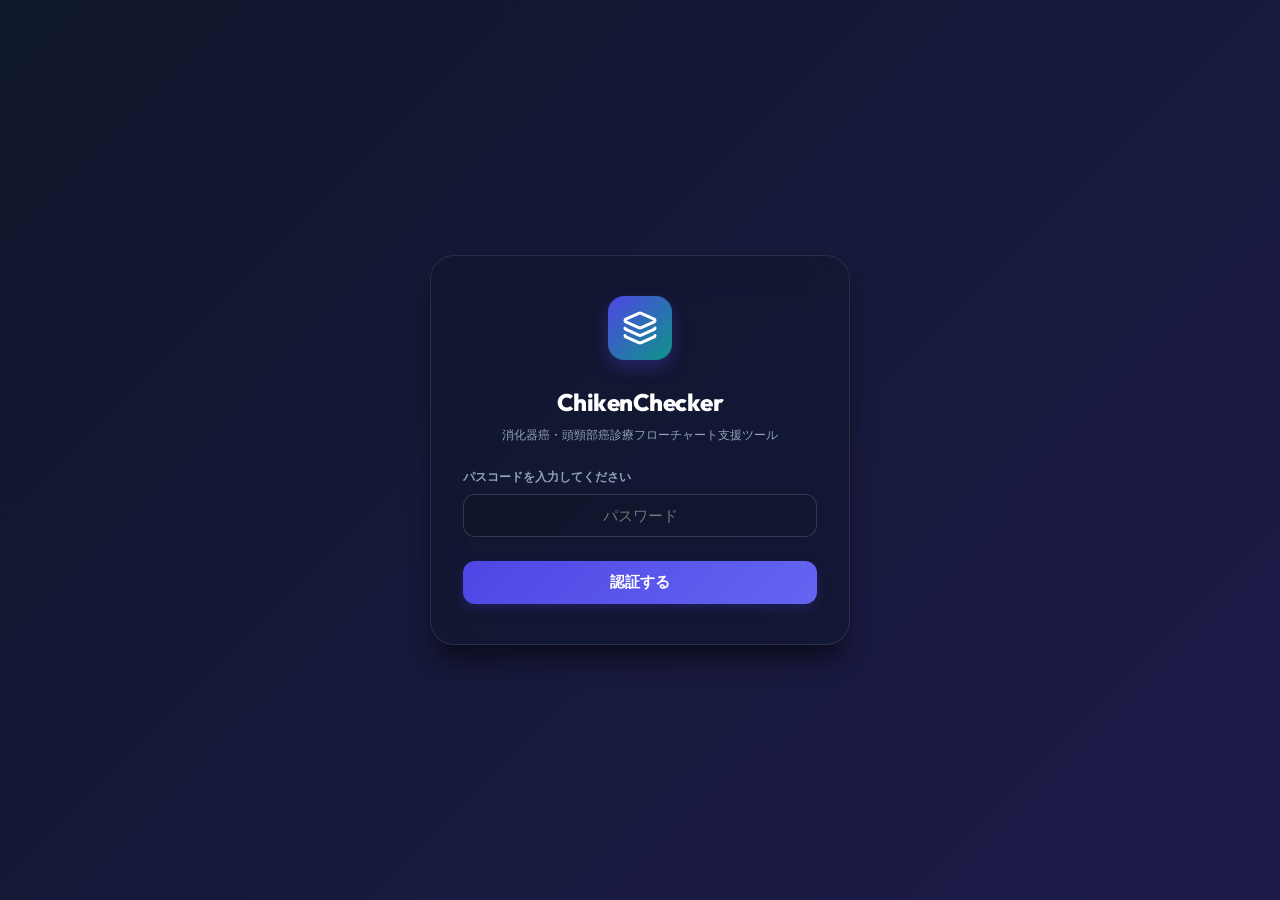
<file: index.html>
<!doctype html>
<html lang="ja">
  <head>
    <meta charset="UTF-8" />
    <link rel="icon" type="image/svg+xml" href="./favicon.svg" />
    <link rel="manifest" href="./manifest.json" />
    <meta name="viewport" content="width=device-width, initial-scale=1.0" />
    <meta name="theme-color" content="#4f46e5" />
    <meta name="description" content="医局の消化器癌診療フローチャートに基づく、オフライン動作可能な治験適格性スクリーニング支援ツール" />
    <title>ChikenChecker - 治験候補スクリーニング支援</title>
    <script type="module" crossorigin src="./assets/index-Dh7RB3B9.js"></script>
    <link rel="stylesheet" crossorigin href="./assets/index-BYOMjtut.css">
  </head>
  <body>
    <div id="root"></div>
  </body>
</html>
</file>
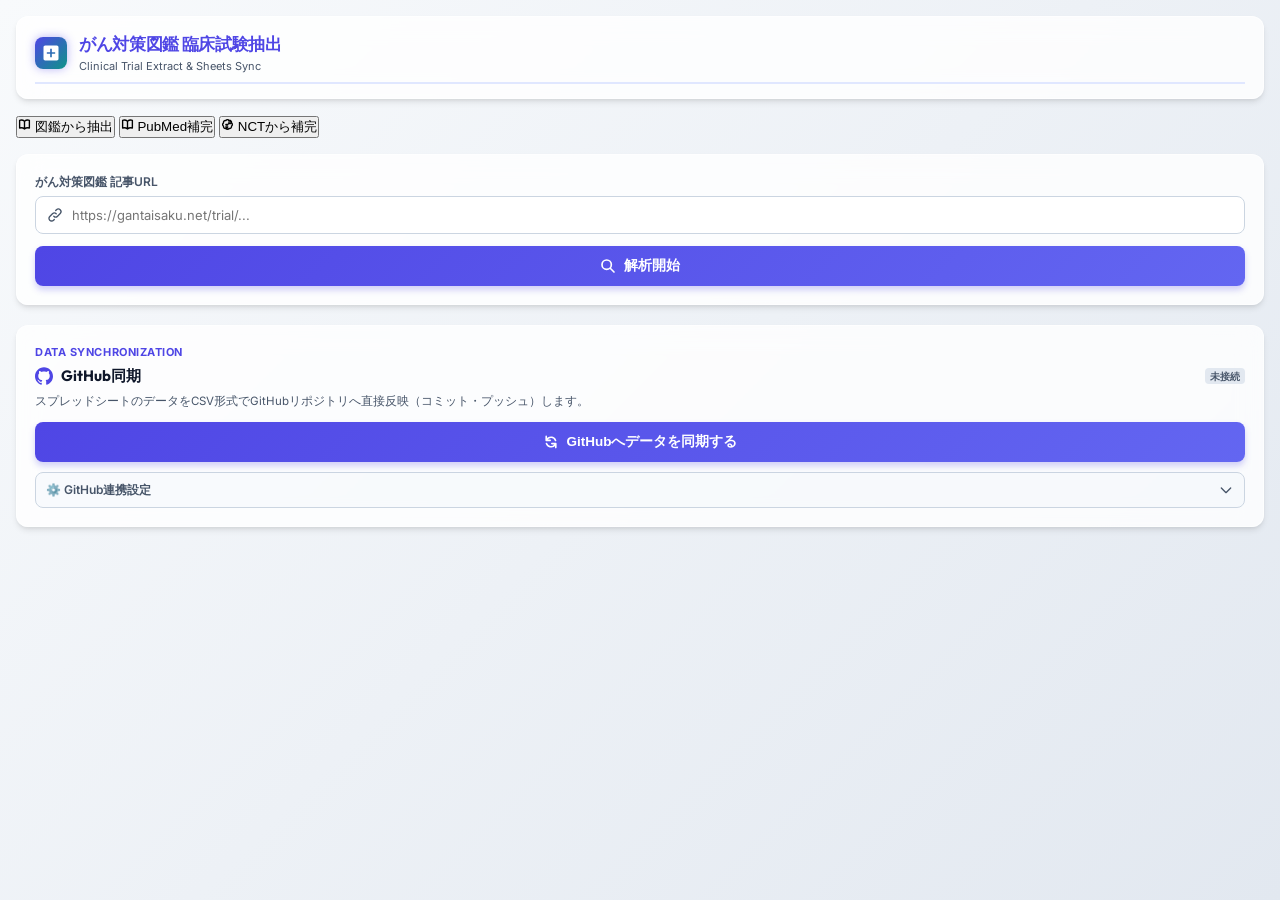
<file: Sidebar.html>
<!DOCTYPE html>
<html lang="ja">
<head>
  <meta charset="UTF-8">
  <meta name="viewport" content="width=device-width, initial-scale=1.0">
  <title>がん対策図鑑 臨床試験抽出</title>
  <!-- Google Fonts: Inter & Outfit -->
  <link rel="preconnect" href="https://fonts.googleapis.com">
  <link rel="preconnect" href="https://fonts.gstatic.com" crossorigin>
  <link href="https://fonts.googleapis.com/css2?family=Inter:wght@300;400;500;600;700&family=Outfit:wght@400;600;700&display=swap" rel="stylesheet">
  
  <style>
    /* CSS Variables & Theme System */
    :root {
      --primary: #4f46e5;
      --primary-hover: #4338ca;
      --primary-light: #e0e7ff;
      --secondary: #0d9488;
      --secondary-hover: #0f766e;
      --secondary-light: #ccfbf1;
      --bg-gradient: linear-gradient(135deg, #f8fafc 0%, #e2e8f0 100%);
      --panel-bg: rgba(255, 255, 255, 0.8);
      --panel-border: rgba(255, 255, 255, 0.6);
      --text-main: #0f172a;
      --text-muted: #475569;
      --text-white: #ffffff;
      --border-color: #cbd5e1;
      --success: #10b981;
      --error: #ef4444;
      --shadow-sm: 0 1px 2px 0 rgba(0, 0, 0, 0.05);
      --shadow-md: 0 4px 6px -1px rgba(0, 0, 0, 0.1), 0 2px 4px -1px rgba(0, 0, 0, 0.06);
      --shadow-lg: 0 10px 15px -3px rgba(0, 0, 0, 0.1), 0 4px 6px -2px rgba(0, 0, 0, 0.05);
      --radius: 12px;
      --transition: all 0.25s cubic-bezier(0.4, 0, 0.2, 1);
    }

    /* Reset and Base Styles */
    * {
      box-sizing: border-box;
      margin: 0;
      padding: 0;
    }

    body {
      font-family: 'Inter', -apple-system, BlinkMacSystemFont, "Segoe UI", Roboto, sans-serif;
      background: var(--bg-gradient);
      color: var(--text-main);
      min-height: 100vh;
      display: flex;
      flex-direction: column;
      font-size: 14px;
      line-height: 1.5;
      padding: 16px;
      overflow-x: hidden;
    }

    h1, h2, h3 {
      font-family: 'Outfit', sans-serif;
      font-weight: 700;
    }

    /* Container & Layout */
    .app-container {
      display: flex;
      flex-direction: column;
      gap: 16px;
      width: 100%;
    }

    /* Glassmorphism Cards */
    .card {
      background: var(--panel-bg);
      backdrop-filter: blur(12px);
      -webkit-backdrop-filter: blur(12px);
      border: 1px solid var(--panel-border);
      border-radius: var(--radius);
      padding: 18px;
      box-shadow: var(--shadow-md);
      transition: var(--transition);
    }

    .card:hover {
      box-shadow: var(--shadow-lg);
      transform: translateY(-2px);
    }

    /* Header Styling */
    .header {
      display: flex;
      align-items: center;
      gap: 12px;
      padding-bottom: 8px;
      border-bottom: 2px solid var(--primary-light);
    }

    .header-logo {
      width: 32px;
      height: 32px;
      background: linear-gradient(135deg, var(--primary) 0%, var(--secondary) 100%);
      border-radius: 8px;
      display: flex;
      align-items: center;
      justify-content: center;
      color: var(--text-white);
      box-shadow: 0 0 10px rgba(79, 70, 229, 0.4);
    }

    .header h1 {
      font-size: 17px;
      color: var(--primary);
      letter-spacing: -0.02em;
    }

    .header p {
      font-size: 11px;
      color: var(--text-muted);
      margin-top: 1px;
    }

    /* Form Fields */
    .form-group {
      margin-bottom: 14px;
      display: flex;
      flex-direction: column;
      gap: 5px;
    }

    .form-group label {
      font-weight: 600;
      color: var(--text-muted);
      font-size: 12px;
    }

    .input-wrapper {
      position: relative;
      display: flex;
      align-items: center;
    }

    .input-wrapper svg {
      position: absolute;
      left: 12px;
      color: var(--text-muted);
      width: 16px;
      height: 16px;
      pointer-events: none;
    }

    .form-control {
      width: 100%;
      padding: 10px 12px;
      border: 1px solid var(--border-color);
      border-radius: 8px;
      background-color: rgba(255, 255, 255, 0.9);
      color: var(--text-main);
      font-size: 13px;
      font-family: inherit;
      transition: var(--transition);
      outline: none;
    }

    .form-control:focus {
      border-color: var(--primary);
      box-shadow: 0 0 0 3px rgba(79, 70, 229, 0.25);
      background-color: #ffffff;
    }

    .form-control-with-icon {
      padding-left: 36px;
    }

    textarea.form-control {
      resize: vertical;
      min-height: 80px;
    }

    /* Buttons */
    .btn {
      display: inline-flex;
      align-items: center;
      justify-content: center;
      gap: 8px;
      padding: 11px 16px;
      border: none;
      border-radius: 8px;
      font-weight: 600;
      font-size: 13.5px;
      cursor: pointer;
      transition: var(--transition);
      width: 100%;
      user-select: none;
    }

    .btn-primary {
      background: linear-gradient(135deg, var(--primary) 0%, #6366f1 100%);
      color: var(--text-white);
      box-shadow: 0 4px 6px rgba(79, 70, 229, 0.25);
    }

    .btn-primary:hover {
      background: linear-gradient(135deg, var(--primary-hover) 0%, #4f46e5 100%);
      transform: translateY(-1px);
      box-shadow: 0 6px 12px rgba(79, 70, 229, 0.35);
    }

    .btn-primary:active {
      transform: translateY(0);
    }

    .btn-secondary {
      background: linear-gradient(135deg, var(--secondary) 0%, #14b8a6 100%);
      color: var(--text-white);
      box-shadow: 0 4px 6px rgba(13, 148, 136, 0.25);
    }

    .btn-secondary:hover {
      background: linear-gradient(135deg, var(--secondary-hover) 0%, #0d9488 100%);
      transform: translateY(-1px);
      box-shadow: 0 6px 12px rgba(13, 148, 136, 0.35);
    }

    .btn:disabled {
      background: #e2e8f0 !important;
      color: #94a3b8 !important;
      box-shadow: none !important;
      cursor: not-allowed;
      transform: none !important;
    }

    /* Collapsible Preview Sections */
    .section-header {
      background: rgba(241, 245, 249, 0.6);
      border: 1px solid var(--border-color);
      border-radius: 8px;
      padding: 10px 12px;
      display: flex;
      align-items: center;
      justify-content: space-between;
      cursor: pointer;
      font-weight: 600;
      color: var(--text-muted);
      margin-top: 10px;
      transition: var(--transition);
      user-select: none;
    }

    .section-header:hover {
      background: rgba(241, 245, 249, 0.9);
      color: var(--primary);
    }

    .section-content {
      padding: 12px 6px 4px 6px;
      display: none;
      flex-direction: column;
    }

    .section-content.active {
      display: flex;
    }

    .chevron-icon {
      width: 16px;
      height: 16px;
      transition: transform 0.3s ease;
    }

    .section-header.active .chevron-icon {
      transform: rotate(180deg);
    }

    /* Loading Overlay */
    .loader-container {
      display: none;
      flex-direction: column;
      align-items: center;
      justify-content: center;
      padding: 30px 10px;
      gap: 16px;
    }

    .spinner {
      width: 44px;
      height: 44px;
      border: 4px solid var(--primary-light);
      border-top-color: var(--primary);
      border-radius: 50%;
      animation: spin 1s linear infinite;
      box-shadow: 0 0 10px rgba(79, 70, 229, 0.15);
    }

    .loader-text {
      font-family: 'Outfit', sans-serif;
      font-weight: 600;
      color: var(--primary);
      animation: pulse 1.5s infinite ease-in-out;
      text-align: center;
    }

    /* Alerts and Toasts */
    .alert {
      padding: 12px 14px;
      border-radius: 8px;
      margin-bottom: 12px;
      display: none;
      align-items: flex-start;
      gap: 10px;
      font-size: 13px;
      animation: slideDown 0.3s ease-out;
      box-shadow: var(--shadow-sm);
    }

    .alert-success {
      background-color: #ecfdf5;
      border: 1px solid #a7f3d0;
      color: #065f46;
    }

    .alert-error {
      background-color: #fef2f2;
      border: 1px solid #fecaca;
      color: #991b1b;
    }

    .alert-icon {
      width: 18px;
      height: 18px;
      flex-shrink: 0;
      margin-top: 1px;
    }

    /* Animation Definitions */
    @keyframes spin {
      to { transform: rotate(360deg); }
    }

    @keyframes pulse {
      0%, 100% { opacity: 0.6; }
      50% { opacity: 1; }
    }

    @keyframes slideDown {
      from { transform: translateY(-10px); opacity: 0; }
      to { transform: translateY(0); opacity: 1; }
    }

    /* Quick Action Chips */
    .quick-tags {
      display: flex;
      flex-wrap: wrap;
      gap: 6px;
      margin-top: 2px;
    }

    .chip {
      background-color: #f1f5f9;
      border: 1px solid #cbd5e1;
      padding: 3px 8px;
      border-radius: 12px;
      font-size: 11px;
      cursor: pointer;
      color: var(--text-muted);
      transition: var(--transition);
    }

    .chip:hover {
      background-color: var(--primary-light);
      border-color: var(--primary);
      color: var(--primary);
    }

    /* Preview Wrapper */
    #preview-container {
      display: none;
      animation: slideDown 0.4s ease-out;
    }

    .preview-header-meta {
      font-size: 11px;
      text-transform: uppercase;
      font-weight: 700;
      color: var(--secondary);
      letter-spacing: 0.05em;
      margin-bottom: 4px;
    }

    /* Candidates Card Styles */
    .candidate-card {
      background: var(--panel-bg);
      backdrop-filter: blur(12px);
      -webkit-backdrop-filter: blur(12px);
      border: 1px solid var(--panel-border);
      border-radius: var(--radius);
      margin-bottom: 12px;
      overflow: hidden;
      box-shadow: var(--shadow-sm);
      transition: var(--transition);
    }
    .candidate-card:hover {
      box-shadow: var(--shadow-md);
      border-color: rgba(79, 70, 229, 0.3);
    }
    .candidate-card-header {
      padding: 10px 14px;
      background: rgba(241, 245, 249, 0.5);
      display: flex;
      justify-content: space-between;
      align-items: center;
      cursor: pointer;
      border-bottom: 1px solid rgba(226, 232, 240, 0.6);
      user-select: none;
    }
    .candidate-endpoint-badge {
      font-family: 'Outfit', sans-serif;
      font-weight: 600;
      font-size: 11.5px;
      background: var(--primary-light);
      color: var(--primary);
      padding: 2px 7px;
      border-radius: 6px;
    }
    .confidence-badge {
      font-size: 10.5px;
      font-weight: 600;
      padding: 2px 6px;
      border-radius: 4px;
      text-transform: uppercase;
    }
    .confidence-high {
      background-color: #d1fae5;
      color: #065f46;
    }
    .confidence-medium {
      background-color: #fef3c7;
      color: #92400e;
    }
    .confidence-low {
      background-color: #fee2e2;
      color: #991b1b;
    }
    .source-text-block {
      padding: 10px 12px;
      background: rgba(241, 245, 249, 0.3);
      border-left: 3.5px solid var(--primary);
      font-size: 12px;
      color: var(--text-muted);
      line-height: 1.45;
      margin: 10px 10px 6px 10px;
      border-radius: 4px;
      word-break: break-all;
    }
    .candidate-form {
      padding: 6px 12px 12px 12px;
      display: flex;
      flex-direction: column;
      gap: 10px;
      border-top: 1px solid rgba(226, 232, 240, 0.4);
    }
    .form-grid-2 {
      display: grid;
      grid-template-columns: 1fr 1fr;
      gap: 8px;
    }
    .form-grid-3 {
      display: grid;
      grid-template-columns: 1fr 1fr 1fr;
      gap: 6px;
    }
    .compact-label {
      font-size: 11px;
      font-weight: 600;
      color: var(--text-muted);
      margin-bottom: 3px;
      display: block;
    }
    .compact-control {
      width: 100%;
      padding: 7px 9px;
      border: 1px solid var(--border-color);
      border-radius: 6px;
      font-size: 12px;
      outline: none;
      background: rgba(255, 255, 255, 0.9);
      color: var(--text-main);
      font-family: inherit;
      transition: var(--transition);
    }
    .compact-control:focus {
      border-color: var(--primary);
      box-shadow: 0 0 0 2px rgba(79, 70, 229, 0.15);
      background-color: #ffffff;
    /* Tabs System */
    .tabs-container {
      display: flex;
      background: rgba(15, 23, 42, 0.05);
      padding: 4px;
      border-radius: 10px;
      margin-bottom: 12px;
      border: 1px solid var(--border-color);
      backdrop-filter: blur(8px);
      -webkit-backdrop-filter: blur(8px);
    }
    .tab-btn {
      flex: 1;
      padding: 8px 6px;
      font-size: 11.5px;
      border: none;
      border-radius: 7px;
      background: transparent;
      cursor: pointer;
      font-weight: 600;
      color: var(--text-muted);
      transition: var(--transition);
      display: inline-flex;
      align-items: center;
      justify-content: center;
      gap: 4px;
    }
    .tab-btn:hover {
      color: var(--primary);
    }
    .tab-btn.active {
      background: #ffffff !important;
      color: var(--primary) !important;
      box-shadow: var(--shadow-sm);
    }
  </style>
</head>
<body>

  <div class="app-container">
    
    <!-- Title / Brand Card -->
    <div class="card" style="padding: 14px 18px;">
      <div class="header">
        <div class="header-logo">
          <svg fill="currentColor" viewBox="0 0 24 24" width="20" height="20">
            <path d="M19 3H5c-1.1 0-2 .9-2 2v14c0 1.1.9 2 2 2h14c1.1 0 2-.9 2-2V5c0-1.1-.9-2-2-2zm-2 10h-4v4h-2v-4H7v-2h4V7h2v4h4v2z"/>
          </svg>
        </div>
        <div>
          <h1>がん対策図鑑 臨床試験抽出</h1>
          <p>Clinical Trial Extract & Sheets Sync</p>
        </div>
      </div>
    </div>

    <!-- Alert Panel -->
    <div id="alert-panel" class="alert">
      <!-- Injected via JavaScript -->
    </div>

    <!-- Tabs Navigation -->
    <div class="tabs-container">
      <button type="button" class="tab-btn active" id="tab-btn-gantaisaku" onclick="switchTab('gantaisaku')">
        <svg fill="none" stroke="currentColor" stroke-width="2.5" viewBox="0 0 24 24" width="13" height="13">
          <path stroke-linecap="round" stroke-linejoin="round" d="M12 6.042A8.967 8.967 0 006 3.75c-1.052 0-2.062.18-3 .512v14.25A8.987 8.987 0 016 18c2.305 0 4.408.867 6 2.292m0-14.25a8.966 8.966 0 016-2.292c1.052 0 2.062.18 3 .512v14.25A8.987 8.987 0 0018 18a8.967 8.967 0 00-6 2.292m0-14.25v14.25"/>
        </svg>
        図鑑から抽出
      </button>
      <button type="button" class="tab-btn" id="tab-btn-pubmed" onclick="switchTab('pubmed')">
        <svg fill="none" stroke="currentColor" stroke-width="2.5" viewBox="0 0 24 24" width="13" height="13">
          <path stroke-linecap="round" stroke-linejoin="round" d="M12 6.042A8.967 8.967 0 006 3.75c-1.052 0-2.062.18-3 .512v14.25A8.987 8.987 0 016 18c2.305 0 4.408.867 6 2.292m0-14.25a8.966 8.966 0 016-2.292c1.052 0 2.062.18 3 .512v14.25A8.987 8.987 0 0018 18a8.967 8.967 0 00-6 2.292m0-14.25v14.25"/>
        </svg>
        PubMed補完
      </button>
      <button type="button" class="tab-btn" id="tab-btn-nct" onclick="switchTab('nct')">
        <svg fill="none" stroke="currentColor" stroke-width="2.5" viewBox="0 0 24 24" width="13" height="13">
          <path stroke-linecap="round" stroke-linejoin="round" d="M9 12h3.75M9 15h3.375M9 18h3.375m1.5-13.5h3.75m-3.75 3h3.75m-3.75 3h3.75M21 12c0 1.268-.63 2.39-1.593 3.068a3.745 3.745 0 01-1.043 3.296 3.745 3.745 0 01-3.296 1.043A3.745 3.745 0 0112 21c-1.268 0-2.39-.63-3.068-1.593a3.746 3.746 0 01-3.296-1.043 3.745 3.745 0 01-1.043-3.296A3.745 3.745 0 013 12c0-1.268.63-2.39 1.593-3.068a3.745 3.745 0 011.043-3.296 3.746 3.746 0 013.296-1.043A3.746 3.746 0 0112 3c1.268 0 2.39.63 3.068 1.593a3.746 3.746 0 013.296 1.043 3.746 3.746 0 011.043 3.296A3.745 3.745 0 0121 12z"/>
        </svg>
        NCTから補完
      </button>
    </div>

    <!-- Tab Content 1: Gantaisaku -->
    <div class="card tab-content" id="content-gantaisaku" style="display: block;">
      <div class="form-group" style="margin-bottom: 12px;">
        <label for="article-url">がん対策図鑑 記事URL</label>
        <div class="input-wrapper">
          <svg fill="none" stroke="currentColor" stroke-width="2" viewBox="0 0 24 24">
            <path stroke-linecap="round" stroke-linejoin="round" d="M13.828 10.172a4 4 0 00-5.656 0l-4 4a4 4 0 105.656 5.656l1.102-1.101m-.758-4.899a4 4 0 005.656 0l4-4a4 4 0 00-5.656-5.656l-1.1 1.1"/>
          </svg>
          <input type="url" id="article-url" class="form-control form-control-with-icon" placeholder="https://gantaisaku.net/trial/..." value="">
        </div>
      </div>
      <button class="btn btn-primary" id="btn-analyze" onclick="startAnalysis()">
        <svg fill="none" stroke="currentColor" stroke-width="2.5" viewBox="0 0 24 24" width="16" height="16">
          <path stroke-linecap="round" stroke-linejoin="round" d="M21 21l-6-6m2-5a7 7 0 11-14 0 7 7 0 0114 0z"/>
        </svg>
        解析開始
      </button>
    </div>

    <!-- Tab Content 2: PubMed -->
    <div class="card tab-content" id="content-pubmed" style="display: none;">
      <div class="form-group" style="margin-bottom: 12px;">
        <label for="pubmed-input">PubMed ID (PMID)</label>
        <div class="input-wrapper">
          <svg fill="none" stroke="currentColor" stroke-width="2" viewBox="0 0 24 24">
            <path stroke-linecap="round" stroke-linejoin="round" d="M12 6.042A8.967 8.967 0 006 3.75c-1.052 0-2.062.18-3 .512v14.25A8.987 8.987 0 016 18c2.305 0 4.408.867 6 2.292m0-14.25a8.966 8.966 0 016-2.292c1.052 0 2.062.18 3 .512v14.25A8.987 8.987 0 0018 18a8.967 8.967 0 00-6 2.292m0-14.25v14.25"/>
          </svg>
          <input type="text" id="pubmed-input" class="form-control form-control-with-icon" placeholder="例: 29658856" value="">
        </div>
      </div>
      <button class="btn btn-primary" id="btn-pubmed-execute" onclick="executePubMedOnly()">
        <svg fill="none" stroke="currentColor" stroke-width="2" viewBox="0 0 24 24" width="16" height="16">
          <path stroke-linecap="round" stroke-linejoin="round" d="M12 6.042A8.967 8.967 0 006 3.75c-1.052 0-2.062.18-3 .512v14.25A8.987 8.987 0 016 18c2.305 0 4.408.867 6 2.292m0-14.25a8.966 8.966 0 016-2.292c1.052 0 2.062.18 3 .512v14.25A8.987 8.987 0 0018 18a8.967 8.967 0 00-6 2.292m0-14.25v14.25"/>
        </svg>
        PubMedから補完を実行
      </button>
    </div>

    <!-- Tab Content 3: ClinicalTrials -->
    <div class="card tab-content" id="content-nct" style="display: none;">
      <div class="form-group" style="margin-bottom: 12px;">
        <label for="nct-input">NCT番号 (NCT ID)</label>
        <div class="input-wrapper">
          <svg fill="none" stroke="currentColor" stroke-width="2" viewBox="0 0 24 24">
            <path stroke-linecap="round" stroke-linejoin="round" d="M9 12h3.75M9 15h3.375M9 18h3.375m1.5-13.5h3.75m-3.75 3h3.75m-3.75 3h3.75M21 12c0 1.268-.63 2.39-1.593 3.068a3.745 3.745 0 01-1.043 3.296 3.745 3.745 0 01-3.296 1.043A3.745 3.745 0 0112 21c-1.268 0-2.39-.63-3.068-1.593a3.746 3.746 0 01-3.296-1.043 3.745 3.745 0 01-1.043-3.296A3.745 3.745 0 013 12c0-1.268.63-2.39 1.593-3.068a3.745 3.745 0 011.043-3.296 3.746 3.746 0 013.296-1.043A3.746 3.746 0 0112 3c1.268 0 2.39.63 3.068 1.593a3.746 3.746 0 013.296 1.043 3.746 3.746 0 011.043 3.296A3.745 3.745 0 0121 12z"/>
          </svg>
          <input type="text" id="nct-input" class="form-control form-control-with-icon" placeholder="例: NCT03974022" value="" oninput="checkActiveRowOrInputNct()">
        </div>
        <p id="nct-status-label" style="font-size: 11px; color: #b45309; font-weight: 600; padding: 6px 8px; background: rgba(254, 243, 199, 0.4); border-radius: 6px; border-left: 3px solid #f59e0b; margin-top: 8px; margin-bottom: 0; display: none; line-height: 1.45;"></p>
      </div>
      <button class="btn btn-primary" id="btn-nct-execute" onclick="executeNctOnly()">
        <svg fill="none" stroke="currentColor" stroke-width="2" viewBox="0 0 24 24" width="16" height="16">
          <path stroke-linecap="round" stroke-linejoin="round" d="M9 12h3.75M9 15h3.375M9 18h3.375m1.5-13.5h3.75m-3.75 3h3.75m-3.75 3h3.75M21 12c0 1.268-.63 2.39-1.593 3.068a3.745 3.745 0 01-1.043 3.296 3.745 3.745 0 01-3.296 1.043A3.745 3.745 0 0112 21c-1.268 0-2.39-.63-3.068-1.593a3.746 3.746 0 01-3.296-1.043 3.745 3.745 0 01-1.043-3.296A3.745 3.745 0 013 12c0-1.268.63-2.39 1.593-3.068a3.745 3.745 0 011.043-3.296 3.746 3.746 0 013.296-1.043A3.746 3.746 0 0112 3c1.268 0 2.39.63 3.068 1.593a3.746 3.746 0 013.296 1.043 3.746 3.746 0 011.043 3.296A3.745 3.745 0 0121 12z"/>
        </svg>
        NCTから補完
      </button>
    </div>

    <!-- Loading Animation Panel -->
    <div class="card loader-container" id="loader-panel">
      <div class="spinner"></div>
      <div class="loader-text">記事HTMLを取得・解析中...</div>
    </div>

    <!-- Preview & Edit Panel -->
    <div id="preview-container">
      
      <!-- Extraction Action Card (New in V3.1) -->
      <div class="card" id="extraction-action-card" style="margin-bottom: 16px;">
        <div class="preview-header-meta">Primary Source Complement</div>
        <h3 style="font-size: 15px; color: var(--primary); margin-bottom: 8px;">臨床試験結果の補完</h3>
        <p style="font-size: 11.5px; color: var(--text-muted); margin-bottom: 12px; line-height: 1.45;">
          がん対策図鑑上の主要な数値は画像化されているため、PubMedの抄録やClinicalTrials.govの試験詳細から一次情報を取得し、結果数値を補完します。
        </p>
        <div style="display: flex; flex-direction: column; gap: 8px;">
          <button class="btn btn-secondary" id="btn-supplement-pubmed" onclick="startSupplement('pubmed')" style="font-size: 13px; padding: 10px 14px;">
            <svg fill="none" stroke="currentColor" stroke-width="2" viewBox="0 0 24 24" width="16" height="16">
              <path stroke-linecap="round" stroke-linejoin="round" d="M12 6.042A8.967 8.967 0 006 3.75c-1.052 0-2.062.18-3 .512v14.25A8.987 8.987 0 016 18c2.305 0 4.408.867 6 2.292m0-14.25a8.966 8.966 0 016-2.292c1.052 0 2.062.18 3 .512v14.25A8.987 8.987 0 0018 18a8.967 8.967 0 00-6 2.292m0-14.25v14.25"/>
            </svg>
            PubMedから補完 (PMID: <span id="label-pmid">-</span>)
          </button>
          <button class="btn btn-secondary" id="btn-supplement-ct" onclick="startSupplement('clinicaltrials')" style="font-size: 13px; padding: 10px 14px;">
            <svg fill="none" stroke="currentColor" stroke-width="2" viewBox="0 0 24 24" width="16" height="16">
              <path stroke-linecap="round" stroke-linejoin="round" d="M9 12h3.75M9 15h3.375M9 18h3.375m1.5-13.5h3.75m-3.75 3h3.75m-3.75 3h3.75M21 12c0 1.268-.63 2.39-1.593 3.068a3.745 3.745 0 01-1.043 3.296 3.745 3.745 0 01-3.296 1.043A3.745 3.745 0 0112 21c-1.268 0-2.39-.63-3.068-1.593a3.746 3.746 0 01-3.296-1.043 3.745 3.745 0 01-1.043-3.296A3.745 3.745 0 013 12c0-1.268.63-2.39 1.593-3.068a3.745 3.745 0 011.043-3.296 3.746 3.746 0 013.296-1.043A3.746 3.746 0 0112 3c1.268 0 2.39.63 3.068 1.593a3.746 3.746 0 013.296 1.043 3.746 3.746 0 011.043 3.296A3.745 3.745 0 0121 12z"/>
            </svg>
            ClinicalTrials.govから補完 (NCT: <span id="label-nct">-</span>)
          </button>
        </div>
      </div>

      <!-- Results Candidates Container (New in V3.0) -->
      <div id="results-candidates-container" style="display: none; margin-bottom: 16px;"></div>

      <!-- Article Metadata Card -->
      <div class="card" style="margin-bottom: 16px;">
        <!-- Status Warning Card (New in V3.2: Requirement 10) -->
        <div id="status-warning-card" style="margin-bottom: 14px; background-color: rgba(254, 243, 199, 0.5); border: 1.5px solid rgba(251, 191, 36, 0.4); border-radius: var(--radius); padding: 12px; display: block;">
          <div style="display: flex; align-items: center; gap: 8px; margin-bottom: 8px;">
            <svg fill="currentColor" viewBox="0 0 20 20" width="18" height="18" style="color: #d97706;">
              <path fill-rule="evenodd" d="M18 10a8 8 0 11-16 0 8 8 0 0116 0zm-7-4a1 1 0 11-2 0 1 1 0 012 0zM9 9a1 1 0 000 2v3a1 1 0 001 1h1a1 1 0 100-2v-3a1 1 0 00-1-1H9z" clip-rule="evenodd"></path>
            </svg>
            <span style="font-weight: 700; color: #92400e; font-size: 13px; font-family: 'Outfit', sans-serif;">解析ステータス</span>
          </div>
          <div style="display: flex; flex-direction: column; gap: 6px; font-size: 12px; color: #78350f; line-height: 1.45;">
            <div style="display: flex; align-items: center; gap: 8px;">
              <span class="confidence-badge" style="background-color: #d1fae5; color: #065f46; font-size: 9.5px; padding: 2px 6px; font-weight: 700; border-radius: 4px;">取得完了</span>
              <strong style="color: #1e293b;">基本情報</strong>
            </div>
            <div style="display: flex; align-items: center; gap: 8px;">
              <span class="confidence-badge" style="background-color: #fee2e2; color: #991b1b; font-size: 9.5px; padding: 2px 6px; font-weight: 700; border-radius: 4px;">未取得</span>
              <strong style="color: #1e293b;">結果数値データ (PFS/OS/HR等)</strong>
            </div>
            <p style="margin-top: 4px; font-size: 11px; color: #b45309; font-weight: 500; padding: 6px 8px; background: rgba(255,255,255,0.6); border-radius: 6px; border-left: 3px solid #f59e0b; margin-bottom: 0;">
              💡 <strong>お知らせ:</strong> 結果表が<strong>画像</strong>であるため、HTML本文からは数値が未取得です。下記の推奨補完アクション、または手入力をご使用ください。
            </p>
            <button type="button" class="btn btn-secondary" onclick="focusManualEntry()" style="font-size: 11px; padding: 6px 10px; margin-top: 4px; width: 100%; border: 1px solid rgba(217, 119, 6, 0.4); background: rgba(254, 243, 199, 0.9); color: #92400e; box-shadow: none; font-weight: 600; display: flex; align-items: center; justify-content: center; gap: 4px;">
              ✏️ 手入力で結果を記入する
            </button>
          </div>
        </div>

        <div class="preview-header-meta">Extraction Result Preview</div>
        <h3 style="font-size: 15px; color: var(--text-main); margin-bottom: 14px; border-bottom: 1px solid var(--border-color); padding-bottom: 6px;">抽出結果プレビュー</h3>
        
        <form id="extraction-form">
          <!-- Accordion 1: 基本情報 (Basic Info) -->
          <div class="section-header active" onclick="toggleSection('sec-basic')">
            <span>1. 基本情報</span>
            <svg class="chevron-icon" fill="none" stroke="currentColor" stroke-width="2" viewBox="0 0 24 24">
              <path stroke-linecap="round" stroke-linejoin="round" d="M19 9l-7 7-7-7"/>
            </svg>
          </div>
          <div class="section-content active" id="sec-basic">
            <div class="form-group">
              <label for="field-title">記事タイトル</label>
              <textarea id="field-title" class="form-control" rows="2"></textarea>
            </div>
            <div class="form-group">
              <label for="field-url">記事URL</label>
              <input type="url" id="field-url" class="form-control">
            </div>
            <div class="form-group">
              <label for="field-pub-date">発表日 (Publication Date)</label>
              <input type="text" id="field-pub-date" class="form-control" placeholder="例: 2018/10/25">
            </div>
            <div class="form-group">
              <label for="field-cancer-type">がん種またはカテゴリ</label>
              <input type="text" id="field-cancer-type" class="form-control">
              <div class="quick-tags">
                <span class="chip" onclick="setField('field-cancer-type', '肺がん')">肺がん</span>
                <span class="chip" onclick="setField('field-cancer-type', '乳がん')">乳がん</span>
                <span class="chip" onclick="setField('field-cancer-type', '胃がん')">胃がん</span>
                <span class="chip" onclick="setField('field-cancer-type', '大腸がん')">大腸がん</span>
              </div>
            </div>
            <div class="form-group">
              <label for="field-setting">治療ライン</label>
              <input type="text" id="field-setting" class="form-control">
              <div class="quick-tags">
                <span class="chip" onclick="setField('field-setting', '1次治療')">1次治療</span>
                <span class="chip" onclick="setField('field-setting', '2次治療')">2次治療</span>
                <span class="chip" onclick="setField('field-setting', '術後補助')">術後補助</span>
              </div>
            </div>
          </div>

          <!-- Accordion 2: 臨床試験詳細 (Trial details) -->
          <div class="section-header" onclick="toggleSection('sec-trial')">
            <span>2. 臨床試験詳細</span>
            <svg class="chevron-icon" fill="none" stroke="currentColor" stroke-width="2" viewBox="0 0 24 24">
              <path stroke-linecap="round" stroke-linejoin="round" d="M19 9l-7 7-7-7"/>
            </svg>
          </div>
          <div class="section-content" id="sec-trial">
            <div class="form-group">
              <label for="field-trial-name">試験名</label>
              <input type="text" id="field-trial-name" class="form-control">
            </div>
            <div class="form-group">
              <label for="field-phase">Phase (試験相)</label>
              <input type="text" id="field-phase" class="form-control">
              <div class="quick-tags">
                <span class="chip" onclick="setField('field-phase', 'Phase 3')">Phase 3</span>
                <span class="chip" onclick="setField('field-phase', 'Phase 2')">Phase 2</span>
                <span class="chip" onclick="setField('field-phase', 'Phase 1/2')">Phase 1/2</span>
              </div>
            </div>
            <div class="form-group">
              <label for="field-nct">NCT番号 (ClinicalTrials.gov)</label>
              <input type="text" id="field-nct" class="form-control" placeholder="NCT12345678">
            </div>
            <div class="form-group">
              <label for="field-country">試験実施国</label>
              <input type="text" id="field-country" class="form-control">
              <div class="quick-tags">
                <span class="chip" onclick="setField('field-country', '国際共同')">国際共同</span>
                <span class="chip" onclick="setField('field-country', '日本')">日本</span>
                <span class="chip" onclick="setField('field-country', '米国')">米国</span>
              </div>
            </div>
            <div class="form-group">
              <label for="field-endpoint">主要評価項目</label>
              <input type="text" id="field-endpoint" class="form-control" placeholder="例: PFS, OS">
            </div>
            <div class="form-group">
              <label for="field-endpoint-from-title">主要評価項目 (タイトル抽出)</label>
              <input type="text" id="field-endpoint-from-title" class="form-control" placeholder="例: PFS, OS">
            </div>
          </div>

          <!-- Accordion 3: 文献 & その他 (Publication & Notes) -->
          <div class="section-header" onclick="toggleSection('sec-lit')">
            <span>3. 研究文献 & その他</span>
            <svg class="chevron-icon" fill="none" stroke="currentColor" stroke-width="2" viewBox="0 0 24 24">
              <path stroke-linecap="round" stroke-linejoin="round" d="M19 9l-7 7-7-7"/>
            </svg>
          </div>
          <div class="section-content" id="sec-lit">
            <div class="form-group">
              <label for="field-publication">原著論文情報 (ジャーナル等)</label>
              <input type="text" id="field-publication" class="form-control" placeholder="例: NEJM 2018">
            </div>
            <div class="form-group">
              <label for="field-orig-url">原著論文URL</label>
              <input type="url" id="field-orig-url" class="form-control" placeholder="https://doi.org/...">
            </div>
            <div class="form-group">
              <label for="field-pubmed-id">PubMed ID (PMID)</label>
              <input type="text" id="field-pubmed-id" class="form-control" placeholder="例: 29658856">
            </div>
            <div class="form-group">
              <label for="field-notes">備考</label>
              <input type="text" id="field-notes" class="form-control">
            </div>
          </div>

          <!-- Accordion 4: 定性的要約 (Summary) -->
          <div class="section-header" onclick="toggleSection('sec-summary')">
            <span>4. 定性的要約</span>
            <svg class="chevron-icon" fill="none" stroke="currentColor" stroke-width="2" viewBox="0 0 24 24">
              <path stroke-linecap="round" stroke-linejoin="round" d="M19 9l-7 7-7-7"/>
            </svg>
          </div>
          <div class="section-content" id="sec-summary">
            <div class="form-group" style="margin-bottom: 4px;">
              <label for="field-summary">定性的要約 (自動生成)</label>
              <textarea id="field-summary" class="form-control" rows="4"></textarea>
            </div>
          </div>
        </form>

        <button class="btn btn-secondary" id="btn-save" onclick="saveToSheet()" style="margin-top: 18px;">
          <svg fill="currentColor" viewBox="0 0 24 24" width="16" height="16">
            <path d="M12 2C6.48 2 2 6.48 2 12s4.48 10 10 10 10-4.48 10-10S17.52 2 12 2zm1 17h-2v-2h2v2zm2.07-7.75l-.9.92C13.45 12.9 13 13.5 13 15h-2v-.5c0-1.1.45-2.1 1.17-2.83l1.24-1.26c.37-.36.59-.86.59-1.41 0-1.1-.9-2-2-2s-2 .9-2 2H7c0-2.76 2.24-5 5-5s5 2.24 5 5c0 1.04-.42 1.99-1.07 2.25z" style="display:none;"/>
            <path d="M9 16.17L4.83 12l-1.42 1.41L9 19 21 7l-1.41-1.41L9 16.17z"/>
          </svg>
          Google Sheetsに登録
        </button>
      </div>
    </div>

    <!-- GitHub Integration Card -->
    <div class="card" id="github-card" style="margin-top: 4px;">
      <div class="preview-header-meta" style="color: var(--primary);">Data Synchronization</div>
      <h3 style="font-size: 15px; color: var(--text-main); margin-bottom: 6px; display: flex; align-items: center; gap: 8px;">
        <svg fill="currentColor" viewBox="0 0 24 24" width="18" height="18" style="color: var(--primary);">
          <path d="M12 .297c-6.63 0-12 5.373-12 12 0 5.303 3.438 9.8 8.205 11.385.6.113.82-.258.82-.577 0-.285-.01-1.04-.015-2.04-3.338.724-4.042-1.61-4.042-1.61C4.422 18.07 3.633 17.7 3.633 17.7c-1.087-.744.084-.729.084-.729 1.205.084 1.838 1.236 1.838 1.236 1.07 1.835 2.809 1.305 3.495.998.108-.776.417-1.305.76-1.605-2.665-.3-5.466-1.332-5.466-5.93 0-1.31.465-2.38 1.235-3.22-.135-.303-.54-1.523.105-3.176 0 0 1.005-.322 3.3 1.23.96-.267 1.98-.399 3-.405 1.02.006 2.04.138 3 .405 2.28-1.552 3.285-1.23 3.285-1.23.645 1.653.24 2.873.12 3.176.765.84 1.23 1.91 1.23 3.22 0 4.61-2.805 5.625-5.475 5.92.42.36.81 1.096.81 2.22 0 1.606-.015 2.896-.015 3.286 0 .315.21.69.825.57C20.565 22.092 24 17.592 24 12.297c0-6.627-5.373-12-12-12"/>
        </svg>
        GitHub同期
        <span id="github-conn-status" class="confidence-badge" style="background-color: #e2e8f0; color: #475569; font-size: 9.5px; padding: 1px 5px; margin-left: auto;">未接続</span>
      </h3>
      <p style="font-size: 11.5px; color: var(--text-muted); margin-bottom: 12px; line-height: 1.45;">
        スプレッドシートのデータをCSV形式でGitHubリポジトリへ直接反映（コミット・プッシュ）します。
      </p>

      <!-- Sync Actions Panel -->
      <div style="display: flex; flex-direction: column; gap: 8px;">
        <button class="btn btn-primary" id="btn-github-sync" onclick="syncDataToGitHub()">
          <svg fill="currentColor" viewBox="0 0 20 20" width="16" height="16">
            <path fill-rule="evenodd" d="M4 2a1 1 0 011 1v2.101a7.002 7.002 0 0111.601 2.566 1 1 0 11-1.885.666A5.002 5.002 0 005.999 7H9a1 1 0 110 2H4a1 1 0 01-1-1V3a1 1 0 011-1zm.008 9.057a1 1 0 011.276.61A5.002 5.002 0 0014.001 13H11a1 1 0 110-2h5a1 1 0 011 1v5a1 1 0 11-2 0v-2.101a7.002 7.002 0 01-11.601-2.566 1 1 0 01.61-1.276z" clip-rule="evenodd"/>
          </svg>
          GitHubへデータを同期する
        </button>
      </div>

      <!-- Settings Collapsible Panel -->
      <div class="section-header" id="github-settings-header" onclick="toggleSection('github-settings-content')" style="margin-top: 10px; padding: 8px 10px; font-size: 12px; background: rgba(241,245,249,0.4);">
        <span>⚙️ GitHub連携設定</span>
        <svg class="chevron-icon" id="github-settings-chevron" fill="none" stroke="currentColor" stroke-width="2" viewBox="0 0 24 24" width="12" height="12">
          <path stroke-linecap="round" stroke-linejoin="round" d="M19 9l-7 7-7-7"/>
        </svg>
      </div>
      <div class="section-content" id="github-settings-content" style="gap: 10px; padding-top: 8px;">
        <div class="form-group" style="margin-bottom: 8px;">
          <label style="font-size: 11px;">Personal Access Token (PAT)</label>
          <div style="position: relative; display: flex; align-items: center;">
            <input type="password" id="gh-token" class="form-control" placeholder="ghp_********************" style="font-size: 12px; padding-right: 32px;">
            <span onclick="togglePatVisibility()" style="position: absolute; right: 10px; cursor: pointer; color: var(--text-muted); font-size: 12px; user-select: none;" id="gh-token-toggle">👁️</span>
          </div>
          <span style="font-size: 9.5px; color: var(--text-muted);">
            ※ トークンはGoogleアカウントの個人領域に安全に保存されます。
          </span>
        </div>
        
        <div class="form-group" style="margin-bottom: 8px;">
          <label style="font-size: 11px;">リポジトリ (owner/repo)</label>
          <input type="text" id="gh-repo" class="form-control" value="awakuma1113/clinicaltrials" style="font-size: 12px;">
        </div>

        <div class="form-group" style="margin-bottom: 10px;">
          <label style="font-size: 11px;">対象ブランチ</label>
          <input type="text" id="gh-branch" class="form-control" value="main" style="font-size: 12px;">
        </div>

        <!-- Settings Buttons -->
        <div style="display: flex; gap: 6px;">
          <button class="btn btn-secondary" id="btn-gh-test" onclick="testGitHubSync()" style="font-size: 11.5px; padding: 7px 10px; flex: 1; background: linear-gradient(135deg, #64748b 0%, #475569 100%); box-shadow: none;">
            接続テスト
          </button>
          <button class="btn btn-primary" id="btn-gh-save" onclick="saveGitHubSettings()" style="font-size: 11.5px; padding: 7px 10px; flex: 1;">
            設定を保存
          </button>
        </div>
      </div>

      <!-- Sync Log / Details -->
      <div id="github-log-panel" style="display: none; margin-top: 10px; padding: 10px; background: rgba(15,23,42,0.03); border-radius: 8px; border: 1px dashed var(--border-color); font-size: 11.5px; line-height: 1.45;">
        <!-- Injected via JavaScript -->
      </div>
    </div>

  </div>

  <script>
    // ==========================================
    // タブナビゲーション & モード切り替え (Tabs & Modes V4.0)
    // ==========================================
    function switchTab(tabId) {
      // 全タブボタンのアクティブクラスを除去
      document.querySelectorAll('.tab-btn').forEach(btn => btn.classList.remove('active'));
      // 全タブコンテンツを非表示
      document.querySelectorAll('.tab-content').forEach(c => c.style.display = 'none');
      
      // 対象タブの有効化
      if (tabId === 'gantaisaku') {
        document.getElementById('tab-btn-gantaisaku').classList.add('active');
        document.getElementById('content-gantaisaku').style.display = 'block';
      } else if (tabId === 'pubmed') {
        document.getElementById('tab-btn-pubmed').classList.add('active');
        document.getElementById('content-pubmed').style.display = 'block';
        // 解析済みメタデータがあれば自動セット
        if (currentExtractedData && currentExtractedData.pubmed_id) {
          document.getElementById('pubmed-input').value = currentExtractedData.pubmed_id;
        }
      } else if (tabId === 'nct') {
        document.getElementById('tab-btn-nct').classList.add('active');
        document.getElementById('content-nct').style.display = 'block';
        // シート選択または現在値からNCTチェック
        checkActiveRowOrInputNct();
      }
    }

    function checkActiveRowOrInputNct() {
      const nctInput = document.getElementById('nct-input').value.trim();
      const statusLabel = document.getElementById('nct-status-label');
      
      if (nctInput && nctInput.toUpperCase().startsWith('NCT')) {
        statusLabel.innerText = `💡 ${nctInput.toUpperCase()} からClinicalTrials.gov情報を取得できます`;
        statusLabel.style.display = 'block';
        return;
      }
      
      google.script.run
        .withSuccessHandler((res) => {
          if (res && res.nctId) {
            statusLabel.innerText = `💡 ${res.nctId} (シート選択行) からClinicalTrials.gov情報を取得できます`;
            statusLabel.style.display = 'block';
            document.getElementById('nct-input').value = res.nctId;
          } else {
            statusLabel.style.display = 'none';
          }
        })
        .withFailureHandler(() => {
          statusLabel.style.display = 'none';
        })
        .getNctIdFromSheetSelectionOnly();
    }

    function executeNctOnly() {
      const nctVal = document.getElementById('nct-input').value.trim();
      
      document.getElementById('content-nct').style.display = 'none';
      document.getElementById('loader-panel').style.display = 'flex';
      document.getElementById('loader-panel').querySelector('.loader-text').innerText = 'ClinicalTrials.gov APIからデータ取得中...';
      document.getElementById('preview-container').style.display = 'none';
      hideAlert();
      
      google.script.run
        .withSuccessHandler((res) => {
          document.getElementById('loader-panel').style.display = 'none';
          document.getElementById('content-nct').style.display = 'block';
          
          if (!res) {
            showAlert('ClinicalTrials.govからの取得結果が空です。', 'error');
            return;
          }
          
          // Populate preview data with NCT basic info
          currentExtractedData = {
            nct_id: res.nct_id,
            trial_name: res.trial_name,
            article_title: res.trial_name,
            article_url: 'https://clinicaltrials.gov/study/' + res.nct_id,
            notes: 'ClinicalTrials.gov補完より取得'
          };
          
          currentExtractedCandidates = res.candidates;
          renderCandidates(res.candidates);
          
          // Update preview fields
          document.getElementById('field-title').value = res.trial_name || '';
          document.getElementById('field-url').value = '';
          document.getElementById('field-nct').value = res.nct_id || '';
          document.getElementById('field-trial-name').value = res.trial_name || '';
          
          // Open preview
          document.getElementById('preview-container').style.display = 'block';
          showAlert(`ClinicalTrials.govから「${res.nct_id}」の取得が完了しました！結果・メタデータをTrials / Arms / Outcomes / Results_rawシートに保存しました。確認用の候補がカードとして下に表示されています。`, 'success');
        })
        .withFailureHandler((err) => {
          document.getElementById('loader-panel').style.display = 'none';
          document.getElementById('content-nct').style.display = 'block';
          showAlert('ClinicalTrials.gov取得エラー: ' + err.message, 'error');
        })
        .supplementFromClinicalTrialsApi(nctVal);
    }

    function executePubMedOnly() {
      const pmidVal = document.getElementById('pubmed-input').value.trim();
      if (!pmidVal) {
        showAlert('PubMed IDを入力してください。', 'error');
        return;
      }
      
      document.getElementById('content-pubmed').style.display = 'none';
      document.getElementById('loader-panel').style.display = 'flex';
      document.getElementById('loader-panel').querySelector('.loader-text').innerText = 'PubMedからデータ補完中...';
      document.getElementById('preview-container').style.display = 'none';
      hideAlert();
      
      const payload = {
        pubmed_id: pmidVal,
        article_url: '',
        trial_name: currentExtractedData ? (currentExtractedData.trial_name || '') : ''
      };
      
      google.script.run
        .withSuccessHandler((candidates) => {
          document.getElementById('loader-panel').style.display = 'none';
          document.getElementById('content-pubmed').style.display = 'block';
          
          currentExtractedCandidates = candidates;
          renderCandidates(candidates);
          
          document.getElementById('preview-container').style.display = 'block';
          showAlert(`PubMed (PMID: ${pmidVal}) から ${candidates.length} 件の結果候補を取得しました！「Results_raw」シートに保存しました。`, 'success');
        })
        .withFailureHandler((err) => {
          document.getElementById('loader-panel').style.display = 'none';
          document.getElementById('content-pubmed').style.display = 'block';
          showAlert('PubMed取得エラー: ' + err.message, 'error');
        })
        .supplementFromPubMed(payload);
    }

    // ==========================================
    // GitHubリポジトリ連携 (GitHub Sync V1.0 Client-side)
    // ==========================================

    // 読み込み時にGitHub設定を復元ロードする
    document.addEventListener('DOMContentLoaded', () => {
      loadGitHubSettings();
      setTimeout(checkActiveRowOrInputNct, 800); // シートデータ読込を待つための微小ウェイト
    });

    function loadGitHubSettings() {
      google.script.run
        .withSuccessHandler((settings) => {
          if (settings.hasToken) {
            document.getElementById('gh-token').value = settings.maskedToken;
            document.getElementById('github-conn-status').innerText = '設定済み';
            document.getElementById('github-conn-status').style.backgroundColor = '#ccfbf1';
            document.getElementById('github-conn-status').style.color = '#0f766e';
          } else {
            document.getElementById('gh-token').value = '';
            document.getElementById('github-conn-status').innerText = '未接続';
            document.getElementById('github-conn-status').style.backgroundColor = '#f1f5f9';
            document.getElementById('github-conn-status').style.color = '#475569';
          }
          document.getElementById('gh-repo').value = settings.repo || 'awakuma1113/clinicaltrials';
          document.getElementById('gh-branch').value = settings.branch || 'main';
        })
        .withFailureHandler((err) => {
          console.error('GitHub設定の読み込みに失敗しました:', err);
        })
        .getGitHubSettings();
    }

    function togglePatVisibility() {
      const tokenInput = document.getElementById('gh-token');
      const toggleSpan = document.getElementById('gh-token-toggle');
      if (tokenInput.type === 'password') {
        tokenInput.type = 'text';
        toggleSpan.innerText = '🔒';
      } else {
        tokenInput.type = 'password';
        toggleSpan.innerText = '👁️';
      }
    }

    function saveGitHubSettings() {
      const token = document.getElementById('gh-token').value.trim();
      const repo = document.getElementById('gh-repo').value.trim();
      const branch = document.getElementById('gh-branch').value.trim();

      if (!repo) {
        showAlert('リポジトリ名は必須です。', 'error');
        return;
      }
      if (!branch) {
        showAlert('ブランチ名は必須です。', 'error');
        return;
      }

      const saveBtn = document.getElementById('btn-gh-save');
      saveBtn.disabled = true;
      saveBtn.innerText = '保存中...';

      google.script.run
        .withSuccessHandler((res) => {
          saveBtn.disabled = false;
          saveBtn.innerText = '設定を保存';
          if (res.success) {
            showAlert(res.message, 'success');
            loadGitHubSettings(); // マスク表示に再更新
          } else {
            showAlert(res.message, 'error');
          }
        })
        .withFailureHandler((err) => {
          saveBtn.disabled = false;
          saveBtn.innerText = '設定を保存';
          showAlert('設定保存エラー: ' + err.message, 'error');
        })
        .saveGitHubSettings(token, repo, branch);
    }

    function testGitHubSync() {
      const token = document.getElementById('gh-token').value.trim();
      const repo = document.getElementById('gh-repo').value.trim();
      const branch = document.getElementById('gh-branch').value.trim();

      const testBtn = document.getElementById('btn-gh-test');
      testBtn.disabled = true;
      testBtn.innerText = '接続中...';

      google.script.run
        .withSuccessHandler((res) => {
          testBtn.disabled = false;
          testBtn.innerText = '接続テスト';
          if (res.success) {
            showAlert(res.message, 'success');
            document.getElementById('github-conn-status').innerText = '接続完了';
            document.getElementById('github-conn-status').style.backgroundColor = '#d1fae5';
            document.getElementById('github-conn-status').style.color = '#065f46';
          } else {
            showAlert(res.message, 'error');
            document.getElementById('github-conn-status').innerText = 'エラー';
            document.getElementById('github-conn-status').style.backgroundColor = '#fee2e2';
            document.getElementById('github-conn-status').style.color = '#991b1b';
          }
        })
        .withFailureHandler((err) => {
          testBtn.disabled = false;
          testBtn.innerText = '接続テスト';
          showAlert('接続テストエラー: ' + err.message, 'error');
        })
        .testGitHubConnection(token, repo, branch);
    }

    function syncDataToGitHub() {
      const token = document.getElementById('gh-token').value.trim();
      const repo = document.getElementById('gh-repo').value.trim();
      const branch = document.getElementById('gh-branch').value.trim();

      const syncBtn = document.getElementById('btn-github-sync');
      const logPanel = document.getElementById('github-log-panel');
      
      syncBtn.disabled = true;
      const origHtml = syncBtn.innerHTML;
      syncBtn.innerHTML = `
        <svg class="spinner" style="width: 14px; height: 14px; border-width: 2px; border-top-color: #fff; display: inline-block; margin-right: 6px; box-shadow: none; animation: spin 0.8s linear infinite;"></svg>
        データを同期中...
      `;
      
      logPanel.style.display = 'block';
      logPanel.innerHTML = `
        <div style="font-weight: 600; color: var(--primary); margin-bottom: 6px; display: flex; align-items: center; gap: 6px;">
          <svg class="spinner" style="width: 11px; height: 11px; border-width: 1.5px; border-top-color: var(--primary); box-shadow: none; animation: spin 0.8s linear infinite;"></svg>
          同期中: リポジトリ接続を検証しています...
        </div>
      `;
      logPanel.scrollIntoView({ behavior: 'smooth', block: 'nearest' });

      google.script.run
        .withSuccessHandler((res) => {
          syncBtn.disabled = false;
          syncBtn.innerHTML = origHtml;

          if (res.success) {
            showAlert(res.message, 'success');
            
            // Build logs
            let logsHtml = `
              <div style="font-weight: 600; color: var(--success); margin-bottom: 6px; display: flex; align-items: center; gap: 4px;">
                ✨ 同期成功: リポジトリが最新になりました！
              </div>
              <ul style="list-style: none; padding-left: 0; display: flex; flex-direction: column; gap: 3px; margin-bottom: 10px;">
                ${res.details.map(log => `<li style="font-size: 11px;">${log}</li>`).join('')}
              </ul>
              <a href="${res.htmlUrl}" target="_blank" class="btn btn-secondary" style="font-size: 11px; padding: 6px 12px; width: auto; display: inline-flex; background: linear-gradient(135deg, var(--secondary) 0%, #14b8a6 100%);">
                GitHubでコミットを確認 ↗️
              </a>
            `;
            logPanel.innerHTML = logsHtml;
            loadGitHubSettings(); // 接続成功ステータス更新
          } else {
            showAlert(res.message, 'error');
            let logsHtml = `
              <div style="font-weight: 600; color: var(--error); margin-bottom: 6px;">
                ⚠️ 同期失敗: 以下のコミット中にエラーが発生しました
              </div>
              <ul style="list-style: none; padding-left: 0; display: flex; flex-direction: column; gap: 3px; color: var(--text-muted);">
                ${res.details ? res.details.map(log => `<li style="font-size: 11px;">${log}</li>`).join('') : `<li>${res.message}</li>`}
              </ul>
            `;
            logPanel.innerHTML = logsHtml;
          }
        })
        .withFailureHandler((err) => {
          syncBtn.disabled = false;
          syncBtn.innerHTML = origHtml;
          showAlert('同期処理中に障害が発生しました: ' + err.message, 'error');
          logPanel.innerHTML = `
            <div style="font-weight: 600; color: var(--error);">
              ❌ エラーが発生しました: ${err.message}
            </div>
          `;
        })
        .pushCsvFilesToGitHub(token, repo, branch, '');
    }

    // State Management for Current Extraction Results
    let currentExtractedData = null;
    let currentExtractedCandidates = [];

    // Toggle accordion sections
    function toggleSection(sectionId) {
      const header = document.querySelector(`[onclick="toggleSection('${sectionId}')"]`);
      const content = document.getElementById(sectionId);
      
      const isActive = content.classList.contains('active');
      
      if (isActive) {
        content.classList.remove('active');
        header.classList.remove('active');
      } else {
        content.classList.add('active');
        header.classList.add('active');
      }
    }

    // Set quick value tag
    function setField(fieldId, value) {
      document.getElementById(fieldId).value = value;
    }

    // Show Custom Alerts
    function showAlert(message, type = 'success') {
      const alertPanel = document.getElementById('alert-panel');
      
      // Inline SVGs for status icons
      const successIcon = `<svg class="alert-icon" fill="currentColor" viewBox="0 0 20 20"><path fill-rule="evenodd" d="M10 18a8 8 0 100-16 8 8 0 000 16zm3.707-9.293a1 1 0 00-1.414-1.414L9 10.586 7.707 9.293a1 1 0 00-1.414 1.414l2 2a1 1 0 001.414 0l4-4z" clip-rule="evenodd"></path></svg>`;
      const errorIcon = `<svg class="alert-icon" fill="currentColor" viewBox="0 0 20 20"><path fill-rule="evenodd" d="M18 10a8 8 0 11-16 0 8 8 0 0116 0zm-7 4a1 1 0 11-2 0 1 1 0 012 0zm-1-9a1 1 0 00-1 1v4a1 1 0 102 0V6a1 1 0 00-1-1z" clip-rule="evenodd"></path></svg>`;
      
      alertPanel.className = `alert alert-${type}`;
      alertPanel.innerHTML = `
        ${type === 'success' ? successIcon : errorIcon}
        <div>${message}</div>
      `;
      alertPanel.style.display = 'flex';
      
      // Auto scroll to alert
      alertPanel.scrollIntoView({ behavior: 'smooth', block: 'nearest' });
    }

    function hideAlert() {
      document.getElementById('alert-panel').style.display = 'none';
    }

    // Trigger URL Parsing Backend
    function startAnalysis() {
      const urlInput = document.getElementById('article-url').value.trim();
      
      if (!urlInput) {
        showAlert('URLを入力してください。', 'error');
        return;
      }

      hideAlert();
      document.getElementById('search-card').style.display = 'none';
      document.getElementById('loader-panel').style.display = 'flex';
      document.getElementById('preview-container').style.display = 'none';

      // Call Google Apps Script Code.gs backend
      google.script.run
        .withSuccessHandler(onAnalysisSuccess)
        .withFailureHandler(onAnalysisFailure)
        .fetchAndExtract(urlInput);
    }

    // Callback on backend analysis success
    function onAnalysisSuccess(data) {
      document.getElementById('loader-panel').style.display = 'none';
      document.getElementById('search-card').style.display = 'block';
      
      if (!data) {
        showAlert('データの抽出に失敗しました。', 'error');
        return;
      }

      currentExtractedData = data;
      currentExtractedCandidates = [];
      document.getElementById('results-candidates-container').style.display = 'none';

      // Initialize supplement buttons based on metadata presence (V3.1)
      const pmid = data.pubmed_id || '';
      const nct = data.nct_id || '';
      
      const btnPubmed = document.getElementById('btn-supplement-pubmed');
      const btnCt = document.getElementById('btn-supplement-ct');
      const labelPmid = document.getElementById('label-pmid');
      const labelNct = document.getElementById('label-nct');
      
      labelPmid.innerText = pmid || 'なし';
      labelNct.innerText = nct || 'なし';
      
      if (pmid) {
        btnPubmed.disabled = false;
        btnPubmed.style.opacity = '1';
      } else {
        btnPubmed.disabled = true;
        btnPubmed.style.opacity = '0.5';
      }
      
      if (nct) {
        btnCt.disabled = false;
        btnCt.style.opacity = '1';
      } else {
        btnCt.disabled = true;
        btnCt.style.opacity = '0.5';
      }

      // Populate preview form fields
      document.getElementById('field-title').value = data.article_title || '';
      document.getElementById('field-url').value = data.article_url || '';
      document.getElementById('field-pub-date').value = data.publication_date || data.publish_date || '';
      document.getElementById('field-cancer-type').value = data.cancer_type || '';
      document.getElementById('field-setting').value = data.treatment_setting || '';
      document.getElementById('field-trial-name').value = data.trial_name || '';
      document.getElementById('field-phase').value = data.phase || '';
      document.getElementById('field-nct').value = data.nct_id || '';
      document.getElementById('field-country').value = data.country || '';
      document.getElementById('field-endpoint').value = data.endpoint || '';
      document.getElementById('field-endpoint-from-title').value = data.endpoint_from_title || '';
      document.getElementById('field-publication').value = data.publication || '';
      document.getElementById('field-orig-url').value = data.original_article_url || '';
      document.getElementById('field-pubmed-id').value = data.pubmed_id || '';
      document.getElementById('field-notes').value = data.notes || '';
      document.getElementById('field-summary').value = data.summary || '';

      // Display and scroll to preview
      const previewContainer = document.getElementById('preview-container');
      previewContainer.style.display = 'block';
      previewContainer.scrollIntoView({ behavior: 'smooth' });

      // Automatically open the basic and trial sections
      document.getElementById('sec-basic').classList.add('active');
      document.querySelector(`[onclick="toggleSection('sec-basic')"]`).classList.add('active');
      
      showAlert('記事の解析が完了しました！プレビューを確認・修正してください。', 'success');
    }

    // Callback on backend analysis failure
    function onAnalysisFailure(error) {
      document.getElementById('loader-panel').style.display = 'none';
      document.getElementById('search-card').style.display = 'block';
      showAlert('エラー: ' + error.message, 'error');
    }

    // Set focus and accordion open states for manual entry
    function focusManualEntry() {
      // Open necessary accordions
      const basicContent = document.getElementById('sec-basic');
      const basicHeader = document.querySelector('[onclick="toggleSection(\'sec-basic\')"]');
      if (basicContent && !basicContent.classList.contains('active')) {
        basicContent.classList.add('active');
        basicHeader.classList.add('active');
      }
      
      const trialContent = document.getElementById('sec-trial');
      const trialHeader = document.querySelector('[onclick="toggleSection(\'sec-trial\')"]');
      if (trialContent && !trialContent.classList.contains('active')) {
        trialContent.classList.add('active');
        trialHeader.classList.add('active');
      }

      // Smooth scroll to extraction form
      const formElement = document.getElementById('extraction-form');
      if (formElement) {
        formElement.scrollIntoView({ behavior: 'smooth', block: 'start' });
      }
      
      // Focus on the endpoint_from_title or trial_name input to guide entry
      const targetInput = document.getElementById('field-endpoint-from-title') || document.getElementById('field-trial-name');
      if (targetInput) {
        setTimeout(() => targetInput.focus(), 500); // delay slightly for smooth scroll
      }
      
      showAlert('基本情報と臨床試験詳細のパネルを開きました。結果数値や追加メタデータを手入力で補正してください。', 'success');
    }

    // Trigger row insertion
    function saveToSheet() {
      if (!currentExtractedData) {
        showAlert('保存するデータがありません。先に解析を実行してください。', 'error');
        return;
      }

      // Collect edited values from preview form
      const dataToSave = {
        article_url: document.getElementById('field-url').value.trim(),
        article_title: document.getElementById('field-title').value.trim(),
        publication_date: document.getElementById('field-pub-date').value.trim(),
        cancer_type: document.getElementById('field-cancer-type').value.trim(),
        treatment_setting: document.getElementById('field-setting').value.trim(),
        endpoint: document.getElementById('field-endpoint').value.trim(),
        endpoint_from_title: document.getElementById('field-endpoint-from-title').value.trim(),
        trial_name: document.getElementById('field-trial-name').value.trim(),
        phase: document.getElementById('field-phase').value.trim(),
        nct_id: document.getElementById('field-nct').value.trim(),
        country: document.getElementById('field-country').value.trim(),
        publication: document.getElementById('field-publication').value.trim(),
        original_article_url: document.getElementById('field-orig-url').value.trim(),
        pubmed_id: document.getElementById('field-pubmed-id').value.trim(),
        summary: document.getElementById('field-summary').value.trim(),
        notes: document.getElementById('field-notes').value.trim()
      };

      if (!dataToSave.article_url) {
        showAlert('記事URLは必須項目です。', 'error');
        return;
      }

      // Disable button during saving
      const saveBtn = document.getElementById('btn-save');
      saveBtn.disabled = true;
      saveBtn.innerHTML = '登録しています...';

      // Call Google Apps Script Code.gs backend
      google.script.run
        .withSuccessHandler(onSaveSuccess)
        .withFailureHandler(onSaveFailure)
        .insertRowToSheet(dataToSave);
    }

    // Callback on backend save success
    function onSaveSuccess(result) {
      const saveBtn = document.getElementById('btn-save');
      saveBtn.disabled = false;
      saveBtn.innerHTML = `
        <svg fill="currentColor" viewBox="0 0 24 24" width="16" height="16">
          <path d="M9 16.17L4.83 12l-1.42 1.41L9 19 21 7l-1.41-1.41L9 16.17z"/>
        </svg>
        Google Sheetsに登録
      `;

      if (result.success) {
        showAlert(result.message, 'success');
        
        // Success micro-interaction: Reset form and hide preview with a minor delay
        setTimeout(() => {
          document.getElementById('preview-container').style.display = 'none';
          document.getElementById('article-url').value = '';
          currentExtractedData = null;
        }, 3000);
      } else {
        showAlert(result.message, 'error');
      }
    }

    // Callback on backend save failure
    function onSaveFailure(error) {
      const saveBtn = document.getElementById('btn-save');
      saveBtn.disabled = false;
      saveBtn.innerHTML = `
        <svg fill="currentColor" viewBox="0 0 24 24" width="16" height="16">
          <path d="M9 16.17L4.83 12l-1.42 1.41L9 19 21 7l-1.41-1.41L9 16.17z"/>
        </svg>
        Google Sheetsに登録
      `;
      showAlert('エラー: ' + error.message, 'error');
    }

    // ==========================================
    // Results Extraction V3.1 Client-side Logic
    // ==========================================

    // Supplement data from PubMed or ClinicalTrials.gov
    function startSupplement(type) {
      if (!currentExtractedData) {
        showAlert('先に記事の解析を実行してください。', 'error');
        return;
      }
      
      // Sync latest values from form to currentExtractedData to allow user-corrected identifiers
      currentExtractedData.pubmed_id = document.getElementById('field-pubmed-id').value.trim();
      currentExtractedData.nct_id = document.getElementById('field-nct').value.trim();
      currentExtractedData.trial_name = document.getElementById('field-trial-name').value.trim();
      currentExtractedData.endpoint_from_title = document.getElementById('field-endpoint-from-title').value.trim();
      currentExtractedData.endpoint = document.getElementById('field-endpoint').value.trim();
      
      hideAlert();
      const pmid = currentExtractedData.pubmed_id;
      const nctId = currentExtractedData.nct_id;
      
      if (type === 'pubmed' && !pmid) {
        showAlert('PubMed IDが見つからないため、補完を実行できません。', 'error');
        return;
      }
      if (type === 'clinicaltrials' && !nctId) {
        showAlert('NCT IDが見つからないため、補完を実行できません。', 'error');
        return;
      }
      
      const btnId = type === 'pubmed' ? 'btn-supplement-pubmed' : 'btn-supplement-ct';
      const btn = document.getElementById(btnId);
      btn.disabled = true;
      const originalHtml = btn.innerHTML;
      btn.innerHTML = `
        <svg class="spinner" style="width: 14px; height: 14px; border-width: 2px; border-top-color: #fff; display: inline-block; margin-right: 6px; box-shadow: none; animation: spin 0.8s linear infinite;"></svg>
        補完中...
      `;
      
      document.getElementById('results-candidates-container').style.display = 'none';
      
      const successHandler = (res) => {
        btn.disabled = false;
        btn.innerHTML = originalHtml;
        
        // Handle both direct array (PubMed) and object with candidates (ClinicalTrials API)
        const candidates = (res && res.candidates) ? res.candidates : (Array.isArray(res) ? res : []);
        
        currentExtractedCandidates = candidates;
        renderCandidates(candidates);
        showAlert(`${type === 'pubmed' ? 'PubMed' : 'ClinicalTrials.gov'} から ${candidates.length} 件の結果候補を抽出・補完しました！「Results_raw」シートに保存しました。`, 'success');
      };
      
      const failureHandler = (error) => {
        btn.disabled = false;
        btn.innerHTML = originalHtml;
        showAlert('補完エラー: ' + error.message, 'error');
      };
      
      if (type === 'pubmed') {
        google.script.run
          .withSuccessHandler(successHandler)
          .withFailureHandler(failureHandler)
          .supplementFromPubMed(currentExtractedData);
      } else {
        google.script.run
          .withSuccessHandler(successHandler)
          .withFailureHandler(failureHandler)
          .supplementFromClinicalTrialsApi(nctId);
      }
    }

    // Toggle candidate card accordion
    function toggleCandidateCard(index) {
      const formBody = document.getElementById(`form-body-${index}`);
      const chevron = document.getElementById(`chevron-${index}`);
      const isActive = formBody.style.display !== 'none';
      
      if (isActive) {
        formBody.style.display = 'none';
        chevron.style.transform = 'rotate(0deg)';
      } else {
        formBody.style.display = 'flex';
        formBody.style.flexDirection = 'column';
        chevron.style.transform = 'rotate(180deg)';
      }
    }

    // Toggle inner safety details
    function toggleSafetyDetails(index) {
      const fields = document.getElementById(`safety-fields-${index}`);
      const chevron = document.getElementById(`safety-chevron-${index}`);
      const isActive = fields.style.display !== 'none';
      
      if (isActive) {
        fields.style.display = 'none';
        chevron.style.transform = 'rotate(0deg)';
      } else {
        fields.style.display = 'flex';
        chevron.style.transform = 'rotate(180deg)';
      }
    }

    // Render extracted candidates in the container
    function renderCandidates(candidates) {
      const container = document.getElementById('results-candidates-container');
      container.innerHTML = `
        <div class="preview-header-meta">Extraction Candidates</div>
        <h3 style="font-size: 15px; color: var(--text-main); margin-bottom: 12px; border-bottom: 1px solid var(--border-color); padding-bottom: 6px;">抽出された結果候補 (${candidates.length}件)</h3>
      `;
      
      if (candidates.length === 0) {
        container.innerHTML += `
          <div class="card" style="padding: 16px; text-align: center; color: var(--text-muted); font-size: 12.5px;">
            一次ソースから結果候補文が検出されませんでした。
          </div>
        `;
        container.style.display = 'block';
        container.scrollIntoView({ behavior: 'smooth' });
        return;
      }
      
      candidates.forEach((c, index) => {
        const card = document.createElement('div');
        card.className = 'candidate-card';
        card.id = `candidate-card-${index}`;
        
        const confClass = `confidence-${c.confidence}`;
        
        card.innerHTML = `
          <div class="candidate-card-header" onclick="toggleCandidateCard(${index})">
            <div style="display: flex; align-items: center; gap: 8px;">
              <span class="candidate-endpoint-badge">${c.detected_endpoint}</span>
              <span class="confidence-badge ${confClass}">${c.confidence}</span>
            </div>
            <svg class="chevron-icon" id="chevron-${index}" fill="none" stroke="currentColor" stroke-width="2" viewBox="0 0 24 24" width="14" height="14">
              <path stroke-linecap="round" stroke-linejoin="round" d="M19 9l-7 7-7-7"/>
            </svg>
          </div>
          
          <div class="source-text-block">
            "${c.source_text}"
          </div>
          
          <div class="candidate-form" id="form-body-${index}" style="display: none;">
            <!-- Endpoint Type & Comparison -->
            <div class="form-grid-2">
              <div>
                <label class="compact-label">評価項目分類</label>
                <select class="compact-control" id="cand-endpoint_type-${index}">
                  <option value="主要評価項目">主要評価項目</option>
                  <option value="副次評価項目" ${c.detected_endpoint !== 'PFS' && c.detected_endpoint !== 'OS' ? 'selected' : ''}>副次評価項目</option>
                  <option value="探索的評価項目">探索的評価項目</option>
                  <option value="サブグループ解析">サブグループ解析</option>
                </select>
              </div>
              <div>
                <label class="compact-label">比較内容 (Comparison)</label>
                <input type="text" class="compact-control" id="cand-comparison-${index}" value="${c.comparison || ''}" placeholder="例: A群 vs B群">
              </div>
            </div>
            
            <!-- Arms -->
            <div class="form-grid-2">
              <div>
                <label class="compact-label">Arm A (試験群)</label>
                <input type="text" class="compact-control" id="cand-arm_a-${index}" value="${c.arm_a || ''}" placeholder="例: ペンブロ群">
              </div>
              <div>
                <label class="compact-label">Arm B (対照群)</label>
                <input type="text" class="compact-control" id="cand-arm_b-${index}" value="${c.arm_b || ''}" placeholder="例: 化学療法群">
              </div>
            </div>

            <!-- Medians & Units -->
            <div class="form-grid-3">
              <div>
                <label class="compact-label">中央値 A</label>
                <input type="text" class="compact-control" id="cand-median_a-${index}" value="${c.median_a || ''}" placeholder="値">
              </div>
              <div>
                <label class="compact-label">中央値 B</label>
                <input type="text" class="compact-control" id="cand-median_b-${index}" value="${c.median_b || ''}" placeholder="値">
              </div>
              <div>
                <label class="compact-label">単位</label>
                <input type="text" class="compact-control" id="cand-unit-${index}" value="${c.unit || ''}" placeholder="か月 / %">
              </div>
            </div>

            <!-- Statistics: HR, CI Lower, CI Upper -->
            <div class="form-grid-3">
              <div>
                <label class="compact-label">ハザード比 (HR)</label>
                <input type="text" class="compact-control" id="cand-hr-${index}" value="${c.hr || ''}" placeholder="HR">
              </div>
              <div>
                <label class="compact-label">95% CI 下限</label>
                <input type="text" class="compact-control" id="cand-ci_lower-${index}" value="${c.ci_lower || ''}" placeholder="下限">
              </div>
              <div>
                <label class="compact-label">95% CI 上限</label>
                <input type="text" class="compact-control" id="cand-ci_upper-${index}" value="${c.ci_upper || ''}" placeholder="上限">
              </div>
            </div>

            <!-- p-value & Target Population -->
            <div class="form-grid-2">
              <div>
                <label class="compact-label">p値 (p-value)</label>
                <input type="text" class="compact-control" id="cand-p_value-${index}" value="${c.p_value || ''}" placeholder="p値">
              </div>
              <div>
                <label class="compact-label">対象患者 (Population)</label>
                <input type="text" class="compact-control" id="cand-population-${index}" value="${c.population || ''}" placeholder="例: 未治療のNSCLC">
              </div>
            </div>

            <!-- Efficacy: ORR & DCR -->
            <div class="form-grid-2">
              <div>
                <label class="compact-label">ORR A (%) / B (%)</label>
                <div style="display: flex; gap: 4px;">
                  <input type="text" class="compact-control" id="cand-orr_a-${index}" value="${c.orr_a || ''}" placeholder="A">
                  <input type="text" class="compact-control" id="cand-orr_b-${index}" value="${c.orr_b || ''}" placeholder="B">
                </div>
              </div>
              <div>
                <label class="compact-label">DCR A (%) / B (%)</label>
                <div style="display: flex; gap: 4px;">
                  <input type="text" class="compact-control" id="cand-dcr_a-${index}" value="${c.dcr_a || ''}" placeholder="A">
                  <input type="text" class="compact-control" id="cand-dcr_b-${index}" value="${c.dcr_b || ''}" placeholder="B">
                </div>
              </div>
            </div>

            <!-- Safety Details -->
            <div style="border-top: 1px dashed rgba(203, 213, 225, 0.6); margin-top: 4px; padding-top: 6px;">
              <div style="cursor: pointer; display: flex; justify-content: space-between; align-items: center; margin-bottom: 6px;" onclick="toggleSafetyDetails(${index})">
                <span style="font-size: 11px; font-weight: 600; color: var(--secondary);">有害事象・安全性データ</span>
                <svg id="safety-chevron-${index}" fill="none" stroke="currentColor" stroke-width="2" viewBox="0 0 24 24" width="10" height="10" style="transition: transform 0.2s;">
                  <path stroke-linecap="round" stroke-linejoin="round" d="M19 9l-7 7-7-7"/>
                </svg>
              </div>
              <div id="safety-fields-${index}" style="display: none; flex-direction: column; gap: 8px;">
                <div class="form-grid-3">
                  <div>
                    <label class="compact-label">Grade 3+ AE A/B</label>
                    <div style="display: flex; gap: 2px;">
                      <input type="text" class="compact-control" id="cand-grade3_ae_a-${index}" value="${c.grade3_ae_a || ''}" placeholder="A">
                      <input type="text" class="compact-control" id="cand-grade3_ae_b-${index}" value="${c.grade3_ae_b || ''}" placeholder="B">
                    </div>
                  </div>
                  <div>
                    <label class="compact-label">投与中止率 A/B</label>
                    <div style="display: flex; gap: 2px;">
                      <input type="text" class="compact-control" id="cand-discontinuation_a-${index}" value="${c.discontinuation_a || ''}" placeholder="A">
                      <input type="text" class="compact-control" id="cand-discontinuation_b-${index}" value="${c.discontinuation_b || ''}" placeholder="B">
                    </div>
                  </div>
                  <div>
                    <label class="compact-label">関連死 A/B</label>
                    <div style="display: flex; gap: 2px;">
                      <input type="text" class="compact-control" id="cand-treatment_related_death_a-${index}" value="${c.treatment_related_death_a || ''}" placeholder="A">
                      <input type="text" class="compact-control" id="cand-treatment_related_death_b-${index}" value="${c.treatment_related_death_b || ''}" placeholder="B">
                    </div>
                  </div>
                </div>
              </div>
            </div>

            <!-- Notes -->
            <div>
              <label class="compact-label">結果に関する備考</label>
              <input type="text" class="compact-control" id="cand-notes-${index}" value="${c.notes || ''}" placeholder="例: ハザード比は統計的に有意">
            </div>

            <!-- Action Buttons -->
            <div style="display: flex; gap: 8px; margin-top: 10px;">
              <button class="btn btn-secondary" id="btn-save-raw-${index}" onclick="saveRawCandidate(${index})" style="padding: 9px 12px; font-size: 12px; flex: 1; background: linear-gradient(135deg, #64748b 0%, #475569 100%); box-shadow: none;">
                <svg fill="currentColor" viewBox="0 0 20 20" width="14" height="14" style="display: inline-block; vertical-align: middle; margin-right: 4px;">
                  <path fill-rule="evenodd" d="M3 17a1 1 0 011-1h12a1 1 0 110 2H4a1 1 0 01-1-1zm3.293-7.707a1 1 0 011.414 0L9 10.586V3a1 1 0 112 0v7.586l1.293-1.293a1 1 0 111.414 1.414l-3 3a1 1 0 01-1.414 0l-3-3a1 1 0 010-1.414z" clip-rule="evenodd"/>
                </svg>
                Results_rawに保存
              </button>
              <button class="btn btn-primary" id="btn-verify-cand-${index}" onclick="verifyAndSaveCandidate(${index})" style="padding: 9px 12px; font-size: 12px; flex: 1;">
                <svg fill="currentColor" viewBox="0 0 20 20" width="14" height="14" style="display: inline-block; vertical-align: middle; margin-right: 4px;">
                  <path fill-rule="evenodd" d="M10 18a8 8 0 100-16 8 8 0 000 16zm3.707-9.293a1 1 0 00-1.414-1.414L9 10.586 7.707 9.293a1 1 0 00-1.414 1.414l2 2a1 1 0 001.414 0l4-4z" clip-rule="evenodd"/>
                </svg>
                Resultsに追加
              </button>
            </div>
          </div>
        `;
        
        container.appendChild(card);
      });
      
      container.style.display = 'block';
      container.scrollIntoView({ behavior: 'smooth' });
    }

    // Save edited candidate directly to Results_raw as Unverified
    function saveRawCandidate(index) {
      const cand = currentExtractedCandidates[index];
      if (!cand) return;
      
      const btn = document.getElementById(`btn-save-raw-${index}`);
      btn.disabled = true;
      btn.innerHTML = '保存中...';
      
      const rawData = {
        article_url: cand.article_url,
        trial_name: cand.trial_name,
        nct_id: cand.nct_id,
        pmid: cand.pmid,
        endpoint: cand.detected_endpoint,
        detected_result_text: cand.detected_result_text,
        source_text: cand.source_text,
        source_url: cand.source_url || '',
        confidence: cand.confidence,
        hr: document.getElementById(`cand-hr-${index}`).value.trim(),
        ci_lower: document.getElementById(`cand-ci_lower-${index}`).value.trim(),
        ci_upper: document.getElementById(`cand-ci_upper-${index}`).value.trim(),
        p_value: document.getElementById(`cand-p_value-${index}`).value.trim(),
        median_a: document.getElementById(`cand-median_a-${index}`).value.trim(),
        median_b: document.getElementById(`cand-median_b-${index}`).value.trim(),
        value_a: document.getElementById(`cand-orr_a-${index}`).value.trim() || document.getElementById(`cand-grade3_ae_a-${index}`).value.trim() || '',
        value_b: document.getElementById(`cand-orr_b-${index}`).value.trim() || document.getElementById(`cand-grade3_ae_b-${index}`).value.trim() || '',
        notes: document.getElementById(`cand-notes-${index}`).value.trim()
      };
      
      google.script.run
        .withSuccessHandler((res) => {
          btn.disabled = false;
          btn.innerHTML = `
            <svg fill="currentColor" viewBox="0 0 20 20" width="14" height="14" style="display: inline-block; vertical-align: middle; margin-right: 4px;">
              <path fill-rule="evenodd" d="M3 17a1 1 0 011-1h12a1 1 0 110 2H4a1 1 0 01-1-1zm3.293-7.707a1 1 0 011.414 0L9 10.586V3a1 1 0 112 0v7.586l1.293-1.293a1 1 0 111.414 1.414l-3 3a1 1 0 01-1.414 0l-3-3a1 1 0 010-1.414z" clip-rule="evenodd"/>
            </svg>
            Results_rawに保存
          `;
          if (res.success) {
            showAlert(res.message, 'success');
            const card = document.getElementById(`candidate-card-${index}`);
            card.style.border = '1px solid #64748b';
            card.style.background = 'rgba(241, 245, 249, 0.95)';
          } else {
            showAlert(res.message, 'error');
          }
        })
        .withFailureHandler((err) => {
          btn.disabled = false;
          btn.innerHTML = `
            <svg fill="currentColor" viewBox="0 0 20 20" width="14" height="14" style="display: inline-block; vertical-align: middle; margin-right: 4px;">
              <path fill-rule="evenodd" d="M3 17a1 1 0 011-1h12a1 1 0 110 2H4a1 1 0 01-1-1zm3.293-7.707a1 1 0 011.414 0L9 10.586V3a1 1 0 112 0v7.586l1.293-1.293a1 1 0 111.414 1.414l-3 3a1 1 0 01-1.414 0l-3-3a1 1 0 010-1.414z" clip-rule="evenodd"/>
            </svg>
            Results_rawに保存
          `;
          showAlert('保存エラー: ' + err.message, 'error');
        })
        .saveSingleRawCandidate(rawData);
    }

    // Verify and save structured clinical trial result candidate
    function verifyAndSaveCandidate(index) {
      const cand = currentExtractedCandidates[index];
      if (!cand) return;
      
      const btn = document.getElementById(`btn-verify-cand-${index}`);
      btn.disabled = true;
      btn.innerHTML = '登録中...';
      
      // Collect edited values from forms
      const verifiedData = {
        article_url: cand.article_url,
        trial_name: cand.trial_name,
        nct_id: cand.nct_id,
        pmid: cand.pmid,
        cancer_type: currentExtractedData ? (currentExtractedData.cancer_type || '') : '',
        treatment_setting: currentExtractedData ? (currentExtractedData.treatment_setting || '') : '',
        population: document.getElementById(`cand-population-${index}`).value.trim(),
        comparison: document.getElementById(`cand-comparison-${index}`).value.trim(),
        endpoint: cand.detected_endpoint,
        endpoint_type: document.getElementById(`cand-endpoint_type-${index}`).value,
        arm_a: document.getElementById(`cand-arm_a-${index}`).value.trim(),
        arm_b: document.getElementById(`cand-arm_b-${index}`).value.trim(),
        value_a: document.getElementById(`cand-orr_a-${index}`).value.trim() || document.getElementById(`cand-grade3_ae_a-${index}`).value.trim() || '',
        value_b: document.getElementById(`cand-orr_b-${index}`).value.trim() || document.getElementById(`cand-grade3_ae_b-${index}`).value.trim() || '',
        median_a: document.getElementById(`cand-median_a-${index}`).value.trim(),
        median_b: document.getElementById(`cand-median_b-${index}`).value.trim(),
        unit: document.getElementById(`cand-unit-${index}`).value.trim(),
        hr: document.getElementById(`cand-hr-${index}`).value.trim(),
        ci_lower: document.getElementById(`cand-ci_lower-${index}`).value.trim(),
        ci_upper: document.getElementById(`cand-ci_upper-${index}`).value.trim(),
        p_value: document.getElementById(`cand-p_value-${index}`).value.trim(),
        orr_a: document.getElementById(`cand-orr_a-${index}`).value.trim(),
        orr_b: document.getElementById(`cand-orr_b-${index}`).value.trim(),
        dcr_a: document.getElementById(`cand-dcr_a-${index}`).value.trim(),
        dcr_b: document.getElementById(`cand-dcr_b-${index}`).value.trim(),
        grade3_ae_a: document.getElementById(`cand-grade3_ae_a-${index}`).value.trim(),
        grade3_ae_b: document.getElementById(`cand-grade3_ae_b-${index}`).value.trim(),
        discontinuation_a: document.getElementById(`cand-discontinuation_a-${index}`).value.trim(),
        discontinuation_b: document.getElementById(`cand-discontinuation_b-${index}`).value.trim(),
        treatment_related_death_a: document.getElementById(`cand-treatment_related_death_a-${index}`).value.trim(),
        treatment_related_death_b: document.getElementById(`cand-treatment_related_death_b-${index}`).value.trim(),
        source_type: 'がん対策図鑑',
        source_url: cand.source_url || cand.article_url || '',
        source_text: cand.source_text,
        confidence: cand.confidence,
        notes: document.getElementById(`cand-notes-${index}`).value.trim()
      };
      
      google.script.run
        .withSuccessHandler((res) => {
          btn.disabled = false;
          btn.innerHTML = `
            <svg fill="currentColor" viewBox="0 0 20 20" width="14" height="14" style="display: inline-block; vertical-align: middle; margin-right: 4px;">
              <path fill-rule="evenodd" d="M10 18a8 8 0 100-16 8 8 0 000 16zm3.707-9.293a1 1 0 00-1.414-1.414L9 10.586 7.707 9.293a1 1 0 00-1.414 1.414l2 2a1 1 0 001.414 0l4-4z" clip-rule="evenodd"/>
            </svg>
            Resultsに追加
          `;
          if (res.success) {
            showAlert(res.message, 'success');
            const card = document.getElementById(`candidate-card-${index}`);
            card.style.border = '2.5px solid var(--success)';
            card.style.background = 'rgba(236, 253, 245, 0.95)';
            document.getElementById(`form-body-${index}`).style.display = 'none';
            document.getElementById(`chevron-${index}`).style.transform = 'rotate(0deg)';
          } else {
            showAlert(res.message, 'error');
          }
        })
        .withFailureHandler((err) => {
          btn.disabled = false;
          btn.innerHTML = `
            <svg fill="currentColor" viewBox="0 0 20 20" width="14" height="14" style="display: inline-block; vertical-align: middle; margin-right: 4px;">
              <path fill-rule="evenodd" d="M10 18a8 8 0 100-16 8 8 0 000 16zm3.707-9.293a1 1 0 00-1.414-1.414L9 10.586 7.707 9.293a1 1 0 00-1.414 1.414l2 2a1 1 0 001.414 0l4-4z" clip-rule="evenodd"/>
            </svg>
            Resultsに追加
          `;
          showAlert('登録エラー: ' + err.message, 'error');
        })
        .insertVerifiedResult(verifiedData);
    }
  </script>
</body>
</html>
</file>
<file: assets/index-BYOMjtut.css>
@import "https://fonts.googleapis.com/css2?family=Inter:wght@300;400;500;600;700&family=Outfit:wght@400;500;600;700;800&display=swap";:root{--primary:#4f46e5;--primary-hover:#4338ca;--primary-light:#e0e7ff;--secondary:#0d9488;--secondary-hover:#0f766e;--secondary-light:#ccfbf1;--accent:#f59e0b;--accent-light:#fef3c7;--success:#10b981;--success-light:#d1fae5;--error:#ef4444;--error-light:#fee2e2;--info:#3b82f6;--info-light:#dbeafe;--bg-main:#f8fafc;--bg-panel:#ffffffbf;--border-color:#e2e8f0cc;--text-main:#0f172a;--text-muted:#475569;--text-white:#fff;--shadow-sm:0 1px 2px 0 #0000000d;--shadow-md:0 4px 6px -1px #00000014, 0 2px 4px -1px #0000000a;--shadow-lg:0 10px 15px -3px #00000012, 0 4px 6px -2px #00000008;--shadow-xl:0 20px 25px -5px #0000001a, 0 10px 10px -5px #0000000a;--glass-blur:blur(16px);--radius-sm:6px;--radius-md:10px;--radius-lg:16px;--transition:all .25s cubic-bezier(.4, 0, .2, 1)}[data-theme=dark]{--primary:#6366f1;--primary-hover:#4f46e5;--primary-light:#1e1b4b;--secondary:#14b8a6;--secondary-hover:#0d9488;--secondary-light:#115e59;--bg-main:#0f172a;--bg-panel:#0f172ab3;--border-color:#334155b3;--text-main:#f8fafc;--text-muted:#94a3b8;--shadow-md:0 4px 6px -1px #0000004d, 0 2px 4px -1px #0003}*{box-sizing:border-box;margin:0;padding:0}body{background-color:var(--bg-main);color:var(--text-main);min-height:100vh;font-family:Inter,-apple-system,BlinkMacSystemFont,Segoe UI,Roboto,sans-serif;line-height:1.5;transition:background-color .3s,color .3s;overflow-x:hidden}h1,h2,h3,h4,h5,h6{letter-spacing:-.015em;color:var(--text-main);font-family:Outfit,sans-serif;font-weight:700}::-webkit-scrollbar{width:8px;height:8px}::-webkit-scrollbar-track{background:0 0}::-webkit-scrollbar-thumb{background:var(--border-color);border-radius:4px}::-webkit-scrollbar-thumb:hover{background:var(--text-muted)}.glass-panel{background:var(--bg-panel);-webkit-backdrop-filter:var(--glass-blur);border:1px solid var(--border-color);border-radius:var(--radius-lg);box-shadow:var(--shadow-md);transition:var(--transition)}.glass-panel:hover{box-shadow:var(--shadow-lg)}.app-layout{flex-direction:column;gap:24px;max-width:1400px;min-height:100vh;margin:0 auto;padding:24px;display:flex}.form-input{border:1px solid var(--border-color);border-radius:var(--radius-md);width:100%;color:var(--text-main);transition:var(--transition);background-color:#ffffffd9;outline:none;padding:10px 14px;font-family:inherit;font-size:14px}[data-theme=dark] .form-input{background-color:#1e293bb3}.form-input:focus{border-color:var(--primary);background-color:#fff;box-shadow:0 0 0 3px #4f46e533}[data-theme=dark] .form-input:focus{background-color:#1e293b}.form-label{color:var(--text-muted);margin-bottom:6px;font-size:13px;font-weight:600;display:inline-block}.btn{border-radius:var(--radius-md);cursor:pointer;transition:var(--transition);-webkit-user-select:none;user-select:none;border:none;justify-content:center;align-items:center;gap:8px;padding:10px 18px;font-size:14px;font-weight:600;display:inline-flex}.btn-primary{background:linear-gradient(135deg, var(--primary) 0%, #6366f1 100%);color:var(--text-white);box-shadow:0 4px 10px #4f46e533}.btn-primary:hover{filter:brightness(1.05);transform:translateY(-1px);box-shadow:0 6px 14px #4f46e54d}.btn-secondary{background:linear-gradient(135deg, var(--secondary) 0%, #14b8a6 100%);color:var(--text-white);box-shadow:0 4px 10px #0d948833}.btn-secondary:hover{filter:brightness(1.05);transform:translateY(-1px);box-shadow:0 6px 14px #0d94884d}.btn-outline{border:1px solid var(--border-color);color:var(--text-main);background:0 0}.btn-outline:hover{background-color:var(--border-color);color:var(--text-main)}.btn:disabled{opacity:.5;cursor:not-allowed;box-shadow:none!important;transform:none!important}.status-badge{text-transform:uppercase;border-radius:9999px;align-items:center;gap:6px;padding:4px 10px;font-size:12px;font-weight:700;display:inline-flex}.status-candidate{background-color:var(--success-light);color:#065f46}.status-review{background-color:var(--accent-light);color:#92400e}.status-info{background-color:var(--info-light);color:#1e40af}.status-ineligible{background-color:var(--error-light);color:#991b1b}.compare-table{border-collapse:collapse;width:100%;margin-top:12px;font-size:13px}.compare-table th{color:var(--text-muted);text-align:left;border-bottom:1.5px solid var(--border-color);background-color:#0f172a0d;padding:8px 12px;font-weight:600}[data-theme=dark] .compare-table th{background-color:#ffffff0d}.compare-table td{border-bottom:1px solid var(--border-color);padding:10px 12px}@keyframes slideIn{0%{opacity:0;transform:translateY(12px)}to{opacity:1;transform:translateY(0)}}.animate-fade-in{animation:.35s cubic-bezier(.16,1,.3,1) forwards slideIn}.grid-responsive{grid-template-columns:repeat(auto-fill,minmax(320px,1fr));gap:18px;display:grid}.split-pane{grid-template-columns:1fr 1.2fr;gap:20px;height:calc(100vh - 120px);display:grid;overflow:hidden}@media (width<=968px){.split-pane{grid-template-columns:1fr;height:auto;overflow:visible}}.cancer-stat-btn:hover{box-shadow:var(--shadow-md);transform:translateY(-2px);background-color:var(--primary-light)!important;border-color:var(--primary)!important}[data-theme=dark] .cancer-stat-btn:hover{color:var(--text-white);background-color:var(--primary-hover)!important}
</file>
